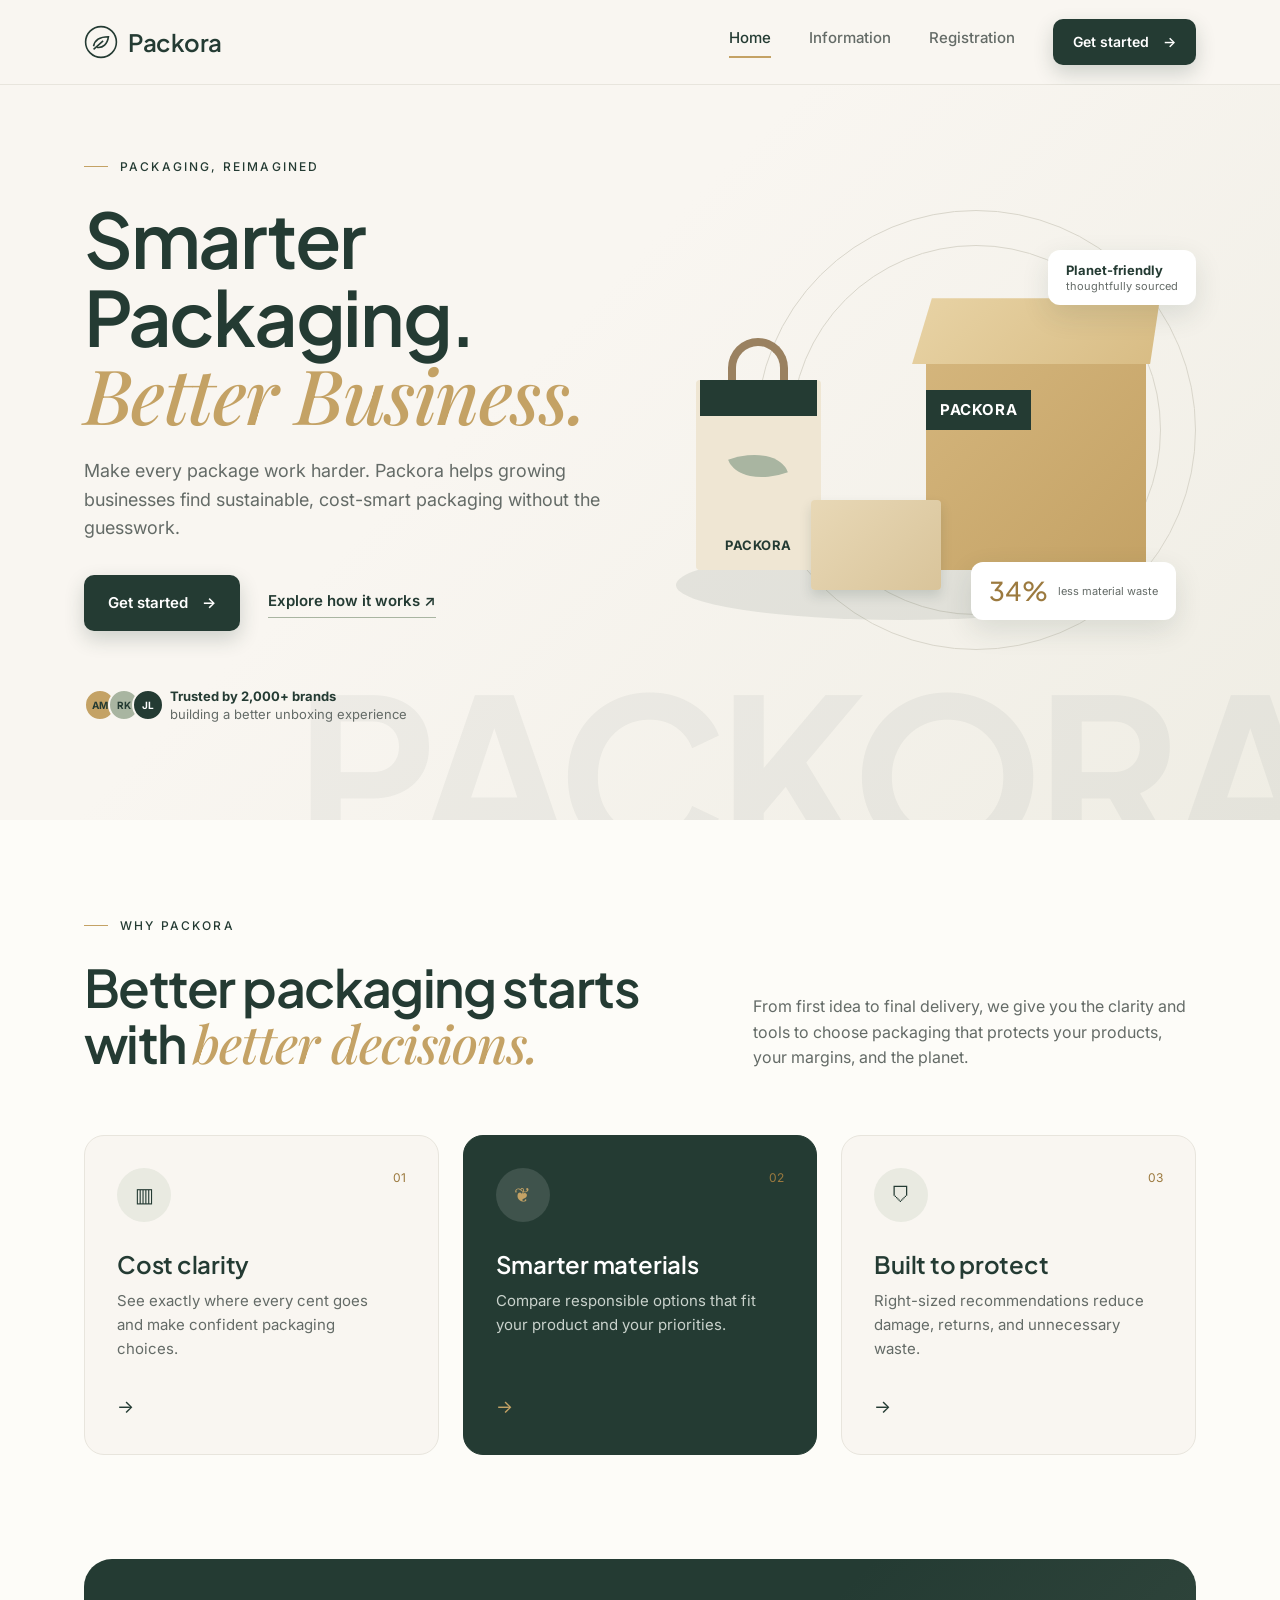
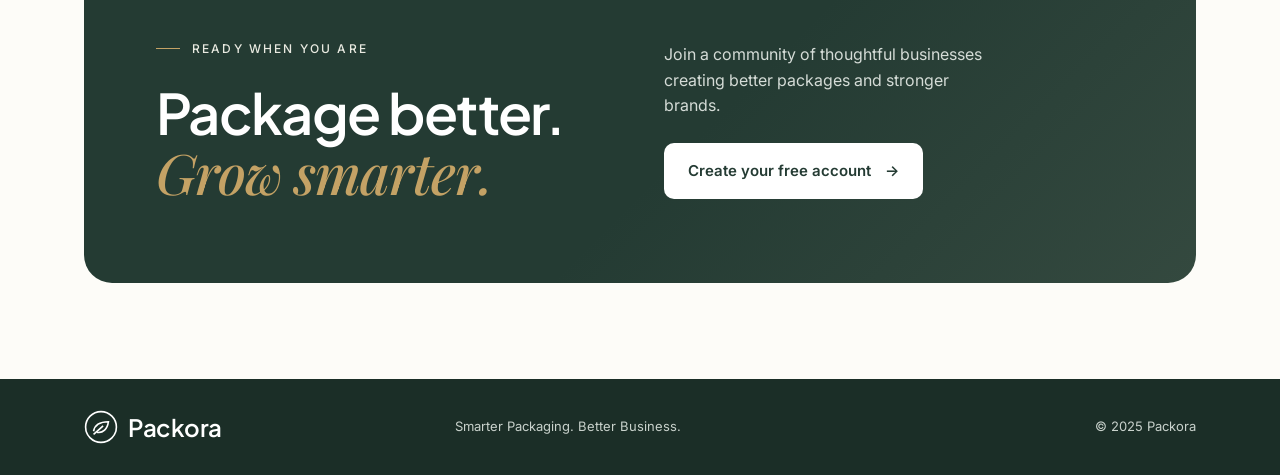
<file: index.html>
<!DOCTYPE html>
<html lang="en">
<head>
  <meta charset="UTF-8">
  <meta name="viewport" content="width=device-width, initial-scale=1.0">
  <title>Packora | Smarter Packaging. Better Business.</title>
  <link rel="preconnect" href="https://fonts.googleapis.com">
  <link rel="preconnect" href="https://fonts.gstatic.com" crossorigin>
  <link href="https://fonts.googleapis.com/css2?family=Inter:wght@400;500;600&family=Plus+Jakarta+Sans:wght@500;600;700&family=Playfair+Display:ital,wght@1,500&display=swap" rel="stylesheet">
  <link rel="stylesheet" href="home.css">
</head>
<body>

  <!-- HEADER -->
  <header class="site-header">
    <div class="container header-inner">
      <a class="logo" href="index.html">
        <svg viewBox="0 0 32 32" width="34" height="34" fill="none" stroke="currentColor" stroke-width="1.5" aria-hidden="true"><circle cx="16" cy="16" r="14.5"/><path d="M9 20c1-6 6-9 14-9-1 7-5 11-11 10"/><path d="M9 23l9-8"/></svg>
        Packora
      </a>
      <nav class="main-nav">
        <a href="index.html" class="active">Home</a>
        <a href="information.html">Information</a>
        <a href="registration.html">Registration</a>
        <a href="registration.html" class="btn btn-small">Get started <span aria-hidden="true">→</span></a>
      </nav>
    </div>
  </header>

  <main>

    <!-- HERO -->
    <section class="hero">
      <div class="container hero-grid">
        <div class="hero-text">
          <p class="eyebrow">Packaging, reimagined</p>
          <h1>Smarter Packaging. <span class="gold-italic">Better Business.</span></h1>
          <p class="lead">Make every package work harder. Packora helps growing businesses find sustainable, cost-smart packaging without the guesswork.</p>
          <div class="hero-actions">
            <a href="registration.html" class="btn">Get started <span aria-hidden="true">→</span></a>
            <a href="information.html" class="text-link">Explore how it works ↗</a>
          </div>
          <div class="trusted">
            <span class="avatars" aria-hidden="true"><i>AM</i><i>RK</i><i>JL</i></span>
            <p><strong>Trusted by 2,000+ brands</strong><br>building a better unboxing experience</p>
          </div>
        </div>

        <!-- Illustration drawn with CSS -->
        <div class="hero-art" aria-hidden="true">
          <span class="ring ring-1"></span>
          <span class="ring ring-2"></span>
          <span class="floor"></span>
          <div class="bag">
            <span class="bag-handle"></span>
            <span class="bag-band"></span>
            <span class="bag-leaf"></span>
            <span class="bag-text">PACKORA</span>
          </div>
          <div class="big-box"><span class="big-box-label">PACKORA</span></div>
          <div class="small-box"></div>
          <div class="float-card float-top"><strong>Planet-friendly</strong><span>thoughtfully sourced</span></div>
          <div class="float-card float-bottom"><b>34%</b><span>less material waste</span></div>
        </div>
      </div>
      <span class="watermark" aria-hidden="true">PACKORA</span>
    </section>

    <!-- WHY PACKORA -->
    <section class="why container">
      <div class="why-head">
        <div>
          <p class="eyebrow">Why Packora</p>
          <h2>Better packaging starts with <span class="gold-italic">better decisions.</span></h2>
        </div>
        <p class="why-intro">From first idea to final delivery, we give you the clarity and tools to choose packaging that protects your products, your margins, and the planet.</p>
      </div>

      <div class="cards">
        <article class="card">
          <span class="card-num">01</span>
          <span class="card-icon">▥</span>
          <h3>Cost clarity</h3>
          <p>See exactly where every cent goes and make confident packaging choices.</p>
          <span class="card-arrow">→</span>
        </article>
        <article class="card card-dark">
          <span class="card-num">02</span>
          <span class="card-icon">❦</span>
          <h3>Smarter materials</h3>
          <p>Compare responsible options that fit your product and your priorities.</p>
          <span class="card-arrow">→</span>
        </article>
        <article class="card">
          <span class="card-num">03</span>
          <span class="card-icon">⛉</span>
          <h3>Built to protect</h3>
          <p>Right-sized recommendations reduce damage, returns, and unnecessary waste.</p>
          <span class="card-arrow">→</span>
        </article>
      </div>
    </section>

    <!-- CALL TO ACTION -->
    <section class="container">
      <div class="cta">
        <div>
          <p class="eyebrow eyebrow-light">Ready when you are</p>
          <h2>Package better. <span class="gold-italic">Grow smarter.</span></h2>
        </div>
        <div class="cta-right">
          <p>Join a community of thoughtful businesses creating better packages and stronger brands.</p>
          <a href="registration.html" class="btn btn-light">Create your free account <span aria-hidden="true">→</span></a>
        </div>
      </div>
    </section>

  </main>

  <!-- FOOTER -->
  <footer class="site-footer">
    <div class="container footer-inner">
      <a class="logo" href="index.html">
        <svg viewBox="0 0 32 32" width="34" height="34" fill="none" stroke="currentColor" stroke-width="1.5" aria-hidden="true"><circle cx="16" cy="16" r="14.5"/><path d="M9 20c1-6 6-9 14-9-1 7-5 11-11 10"/><path d="M9 23l9-8"/></svg>
        Packora
      </a>
      <p>Smarter Packaging. Better Business.</p>
      <p>© 2025 Packora</p>
    </div>
  </footer>

</body>
</html>
</file>
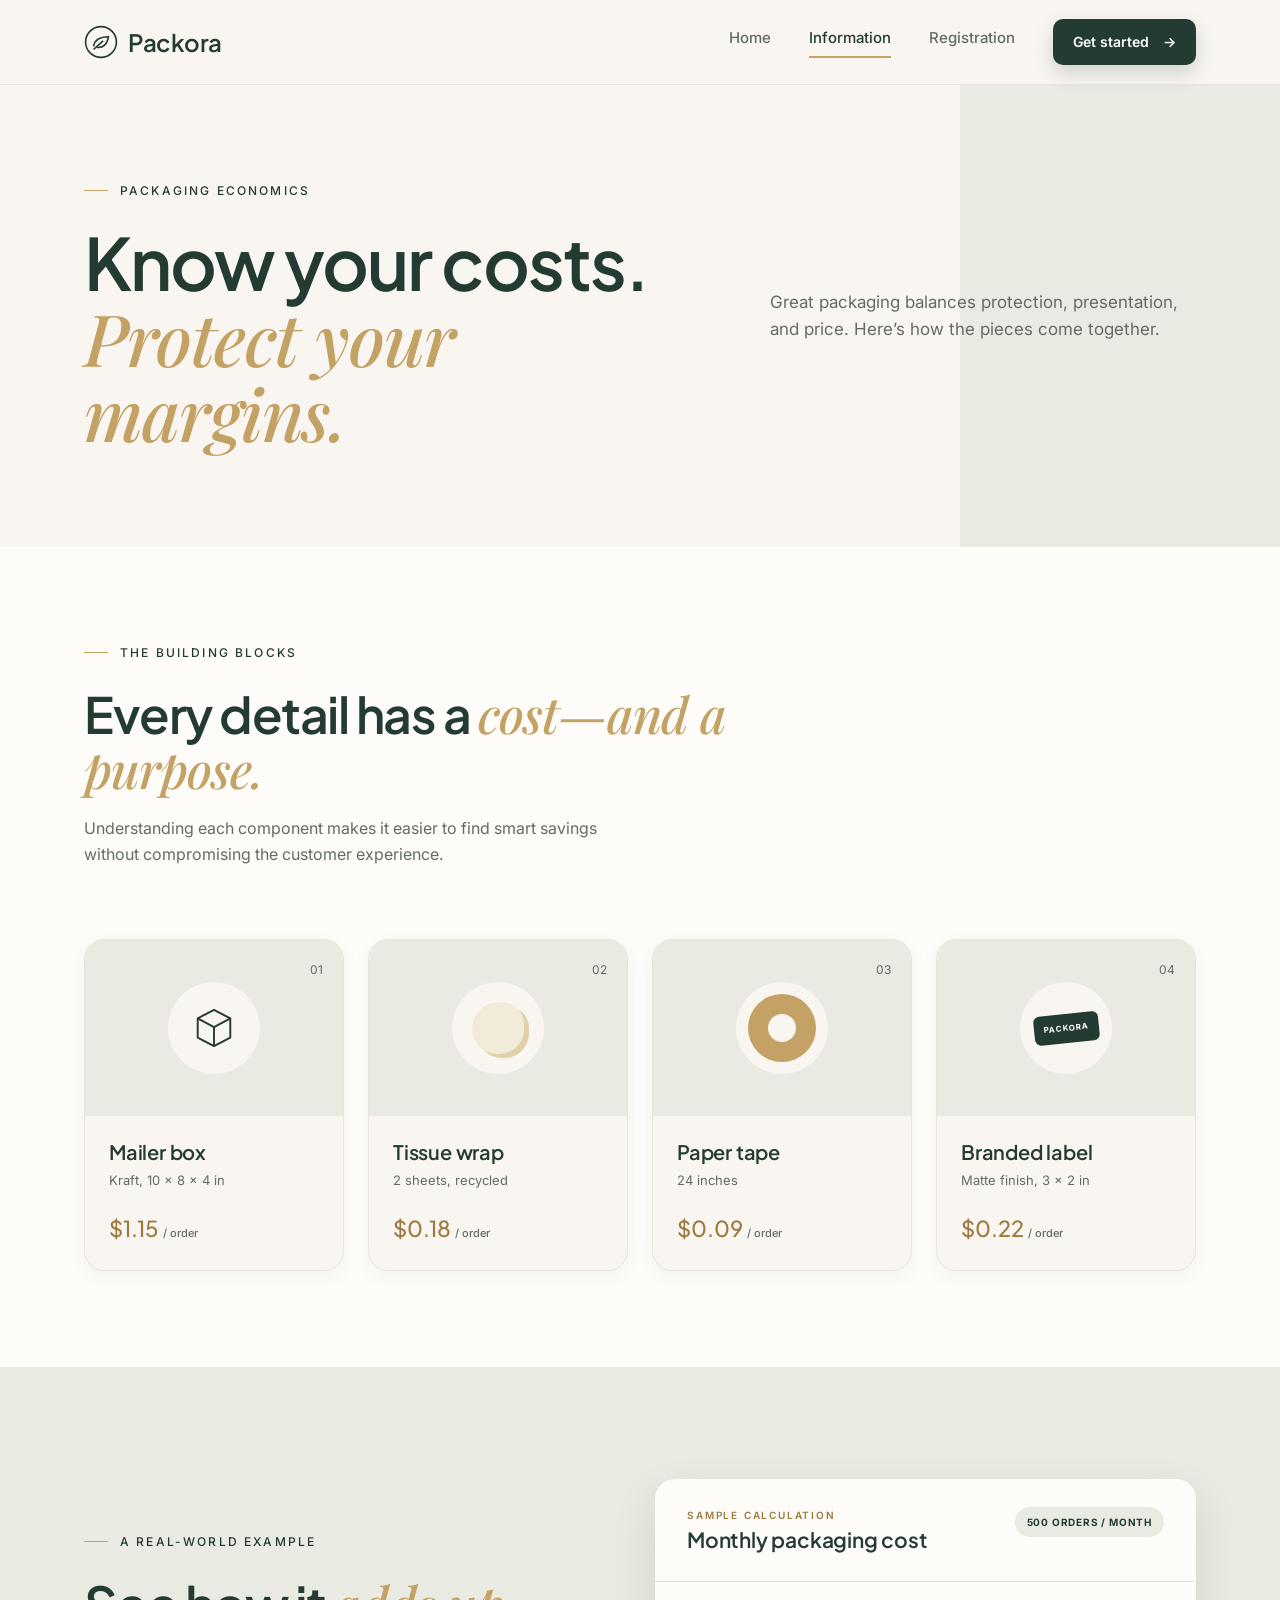
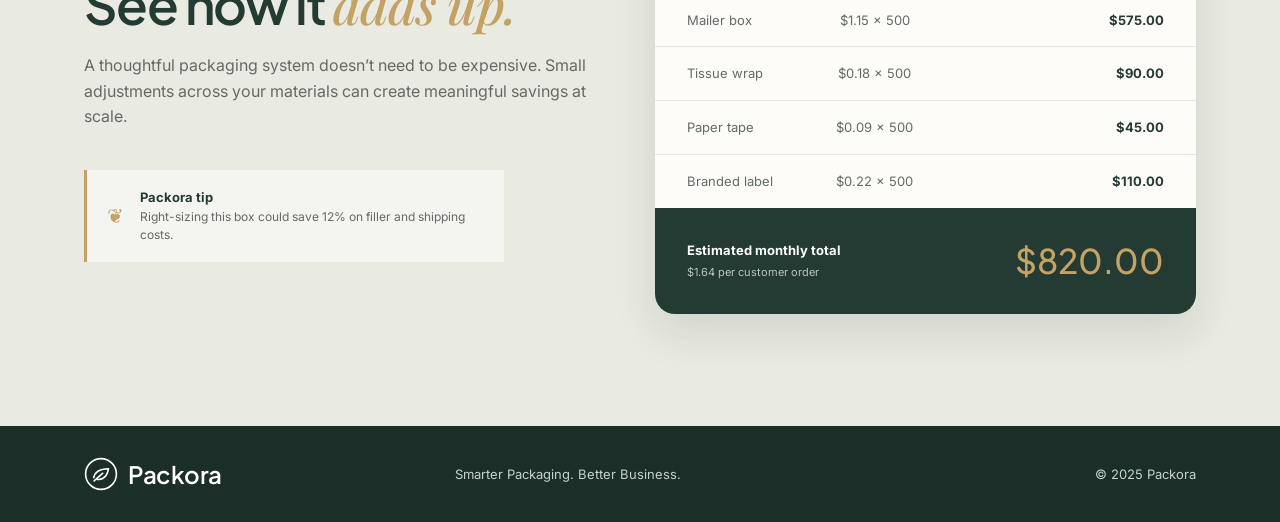
<file: information.html>
<!DOCTYPE html>
<html lang="en">
<head>
  <meta charset="UTF-8">
  <meta name="viewport" content="width=device-width, initial-scale=1.0">
  <title>Packora | Information</title>
  <link rel="preconnect" href="https://fonts.googleapis.com">
  <link rel="preconnect" href="https://fonts.gstatic.com" crossorigin>
  <link href="https://fonts.googleapis.com/css2?family=Inter:wght@400;500;600&family=Plus+Jakarta+Sans:wght@500;600;700&family=Playfair+Display:ital,wght@1,500&display=swap" rel="stylesheet">
  <link rel="stylesheet" href="information.css">
</head>
<body>

  <!-- HEADER -->
  <header class="site-header">
    <div class="container header-inner">
      <a class="logo" href="index.html">
        <svg viewBox="0 0 32 32" width="34" height="34" fill="none" stroke="currentColor" stroke-width="1.5" aria-hidden="true"><circle cx="16" cy="16" r="14.5"/><path d="M9 20c1-6 6-9 14-9-1 7-5 11-11 10"/><path d="M9 23l9-8"/></svg>
        Packora
      </a>
      <nav class="main-nav">
        <a href="index.html">Home</a>
        <a href="information.html" class="active">Information</a>
        <a href="registration.html">Registration</a>
        <a href="registration.html" class="btn btn-small">Get started <span aria-hidden="true">→</span></a>
      </nav>
    </div>
  </header>

  <main>

    <!-- HERO -->
    <section class="info-hero">
      <div class="container info-hero-grid">
        <div>
          <p class="eyebrow">Packaging economics</p>
          <h1>Know your costs. <span class="gold-italic">Protect your margins.</span></h1>
        </div>
        <p class="hero-note">Great packaging balances protection, presentation, and price. Here’s how the pieces come together.</p>
      </div>
    </section>

    <!-- BUILDING BLOCKS -->
    <section class="blocks container">
      <p class="eyebrow">The building blocks</p>
      <h2>Every detail has a <span class="gold-italic">cost—and a purpose.</span></h2>
      <p class="section-sub">Understanding each component makes it easier to find smart savings without compromising the customer experience.</p>

      <div class="block-grid">

        <article class="block">
          <div class="block-top">
            <span class="block-num">01</span>
            <span class="block-circle">
              <svg viewBox="0 0 48 48" width="46" height="46" fill="none" stroke="#243B33" stroke-width="2" stroke-linejoin="round" aria-hidden="true"><path d="M24 5l17 9v20l-17 9-17-9V14z"/><path d="M7 14l17 9 17-9M24 23v20"/></svg>
            </span>
          </div>
          <div class="block-body">
            <h3>Mailer box</h3>
            <p class="spec">Kraft, 10 × 8 × 4 in</p>
            <p class="price">$1.15 <small>/ order</small></p>
          </div>
        </article>

        <article class="block">
          <div class="block-top">
            <span class="block-num">02</span>
            <span class="block-circle"><span class="tissue"></span></span>
          </div>
          <div class="block-body">
            <h3>Tissue wrap</h3>
            <p class="spec">2 sheets, recycled</p>
            <p class="price">$0.18 <small>/ order</small></p>
          </div>
        </article>

        <article class="block">
          <div class="block-top">
            <span class="block-num">03</span>
            <span class="block-circle"><span class="tape"></span></span>
          </div>
          <div class="block-body">
            <h3>Paper tape</h3>
            <p class="spec">24 inches</p>
            <p class="price">$0.09 <small>/ order</small></p>
          </div>
        </article>

        <article class="block">
          <div class="block-top">
            <span class="block-num">04</span>
            <span class="block-circle"><span class="label-chip">PACKORA</span></span>
          </div>
          <div class="block-body">
            <h3>Branded label</h3>
            <p class="spec">Matte finish, 3 × 2 in</p>
            <p class="price">$0.22 <small>/ order</small></p>
          </div>
        </article>

      </div>
    </section>

    <!-- REAL-WORLD EXAMPLE -->
    <section class="example">
      <div class="container example-grid">

        <div class="example-text">
          <p class="eyebrow">A real-world example</p>
          <h2>See how it <span class="gold-italic">adds up.</span></h2>
          <p class="section-sub">A thoughtful packaging system doesn’t need to be expensive. Small adjustments across your materials can create meaningful savings at scale.</p>
          <aside class="tip">
            <span class="tip-icon">❦</span>
            <p><strong>Packora tip</strong><br>Right-sizing this box could save 12% on filler and shipping costs.</p>
          </aside>
        </div>

        <div class="calc">
          <div class="calc-head">
            <div>
              <p class="calc-label">Sample calculation</p>
              <h3>Monthly packaging cost</h3>
            </div>
            <span class="pill">500 orders / month</span>
          </div>

          <table>
            <caption class="sr-only">Monthly packaging cost for 500 orders</caption>
            <thead class="sr-only">
              <tr><th>Item</th><th>Unit cost × orders</th><th>Total</th></tr>
            </thead>
            <tbody>
              <tr><td>Mailer box</td><td>$1.15 × 500</td><td>$575.00</td></tr>
              <tr><td>Tissue wrap</td><td>$0.18 × 500</td><td>$90.00</td></tr>
              <tr><td>Paper tape</td><td>$0.09 × 500</td><td>$45.00</td></tr>
              <tr><td>Branded label</td><td>$0.22 × 500</td><td>$110.00</td></tr>
            </tbody>
            <tfoot>
              <tr>
                <td colspan="2"><strong>Estimated monthly total</strong><br><small>$1.64 per customer order</small></td>
                <td class="grand-total">$820.00</td>
              </tr>
            </tfoot>
          </table>
        </div>

      </div>
    </section>

  </main>

  <!-- FOOTER -->
  <footer class="site-footer">
    <div class="container footer-inner">
      <a class="logo" href="index.html">
        <svg viewBox="0 0 32 32" width="34" height="34" fill="none" stroke="currentColor" stroke-width="1.5" aria-hidden="true"><circle cx="16" cy="16" r="14.5"/><path d="M9 20c1-6 6-9 14-9-1 7-5 11-11 10"/><path d="M9 23l9-8"/></svg>
        Packora
      </a>
      <p>Smarter Packaging. Better Business.</p>
      <p>© 2025 Packora</p>
    </div>
  </footer>

</body>
</html>
</file>
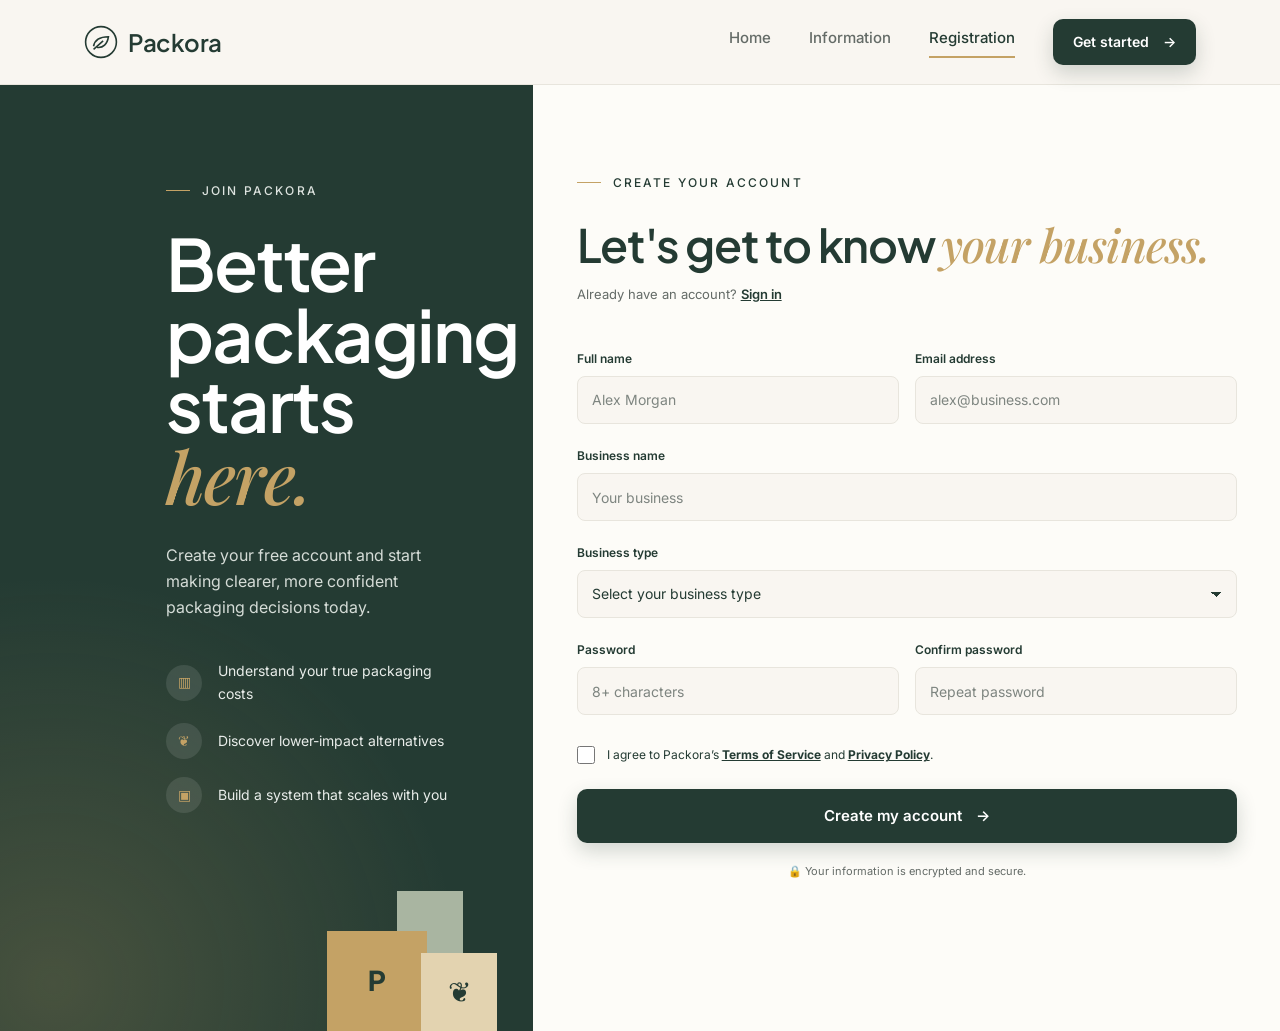
<file: registration.html>
<!DOCTYPE html>
<html lang="en">
<head>
  <meta charset="UTF-8">
  <meta name="viewport" content="width=device-width, initial-scale=1.0">
  <title>Packora | Registration</title>
  <link rel="preconnect" href="https://fonts.googleapis.com">
  <link rel="preconnect" href="https://fonts.gstatic.com" crossorigin>
  <link href="https://fonts.googleapis.com/css2?family=Inter:wght@400;500;600&family=Plus+Jakarta+Sans:wght@500;600;700&family=Playfair+Display:ital,wght@1,500&display=swap" rel="stylesheet">
  <link rel="stylesheet" href="registration.css">
</head>
<body>

  <!-- HEADER -->
  <header class="site-header">
    <div class="container header-inner">
      <a class="logo" href="index.html">
        <svg viewBox="0 0 32 32" width="34" height="34" fill="none" stroke="currentColor" stroke-width="1.5" aria-hidden="true"><circle cx="16" cy="16" r="14.5"/><path d="M9 20c1-6 6-9 14-9-1 7-5 11-11 10"/><path d="M9 23l9-8"/></svg>
        Packora
      </a>
      <nav class="main-nav">
        <a href="index.html">Home</a>
        <a href="information.html">Information</a>
        <a href="registration.html" class="active">Registration</a>
        <a href="registration.html" class="btn btn-small">Get started <span aria-hidden="true">→</span></a>
      </nav>
    </div>
  </header>

  <main class="split">

    <!-- LEFT: DARK PANEL -->
    <section class="panel">
      <div class="panel-inner">
        <p class="eyebrow eyebrow-light">Join Packora</p>
        <h1>Better packaging starts <span class="gold-italic">here.</span></h1>
        <p class="panel-lead">Create your free account and start making clearer, more confident packaging decisions today.</p>

        <ul class="perks">
          <li><span class="perk-icon">▥</span> Understand your true packaging costs</li>
          <li><span class="perk-icon">❦</span> Discover lower-impact alternatives</li>
          <li><span class="perk-icon">▣</span> Build a system that scales with you</li>
        </ul>
      </div>

      <!-- stacked boxes drawn with CSS -->
      <div class="stack" aria-hidden="true">
        <span class="stack-sage"></span>
        <span class="stack-tan">P</span>
        <span class="stack-light">❦</span>
      </div>
    </section>

    <!-- RIGHT: FORM -->
    <section class="form-side">
      <div class="form-inner">
        <p class="eyebrow">Create your account</p>
        <h2>Let's get to know <span class="gold-italic">your business.</span></h2>
        <p class="signin">Already have an account? <a href="#">Sign in</a></p>

        <form action="#" method="post">

          <div class="row">
            <div class="field">
              <label for="full-name">Full name</label>
              <input type="text" id="full-name" name="full-name" placeholder="Alex Morgan" required>
            </div>
            <div class="field">
              <label for="email">Email address</label>
              <input type="email" id="email" name="email" placeholder="alex@business.com" required>
            </div>
          </div>

          <div class="field">
            <label for="business-name">Business name</label>
            <input type="text" id="business-name" name="business-name" placeholder="Your business" required>
          </div>

          <div class="field">
            <label for="business-type">Business type</label>
            <select id="business-type" name="business-type" required>
              <option value="" selected disabled>Select your business type</option>
              <option value="online-store">Online store</option>
              <option value="retail">Retail shop</option>
              <option value="food">Food and beverage</option>
              <option value="subscription">Subscription box</option>
              <option value="manufacturer">Manufacturer</option>
              <option value="other">Other</option>
            </select>
          </div>

          <div class="row">
            <div class="field">
              <label for="password">Password</label>
              <input type="password" id="password" name="password" placeholder="8+ characters" minlength="8" required>
            </div>
            <div class="field">
              <label for="confirm-password">Confirm password</label>
              <input type="password" id="confirm-password" name="confirm-password" placeholder="Repeat password" minlength="8" required>
            </div>
          </div>

          <label class="terms">
            <input type="checkbox" name="terms" required>
            <span>I agree to Packora’s <a href="#">Terms of Service</a> and <a href="#">Privacy Policy</a>.</span>
          </label>

          <button type="submit" class="submit">Create my account <span aria-hidden="true">→</span></button>

          <p class="secure">🔒 Your information is encrypted and secure.</p>

        </form>
      </div>
    </section>

  </main>

</body>
</html>
</file>
<file: home.css>
/* ===== Packora - Home page ===== */

:root {
  --green: #243B33;
  --green-dark: #1B2E27;
  --gold: #C4A265;
  --gold-dark: #9C7A3F;
  --cream: #F9F6F1;
  --paper: #FDFCF8;
  --sage: #E9EAE1;
  --sage-mid: #A9B5A1;
  --muted: #646B67;
  --line: #E8E5DD;
}

* { box-sizing: border-box; }

body {
  margin: 0;
  background-color: var(--paper);
  color: var(--green);
  font-family: "Inter", sans-serif;
  font-size: 16px;
  line-height: 1.6;
}

a { color: inherit; }

h1, h2, h3 {
  font-family: "Plus Jakarta Sans", sans-serif;
  font-weight: 600;
  letter-spacing: -0.03em;
  line-height: 1.02;
  margin: 0 0 20px;
}
h1 { font-size: 76px; }
h2 { font-size: 52px; line-height: 1.08; }
h3 { font-size: 24px; letter-spacing: -0.01em; line-height: 1.2; margin-bottom: 10px; }

.gold-italic {
  display: block;
  font-family: "Playfair Display", serif;
  font-style: italic;
  font-weight: 500;
  color: var(--gold);
  letter-spacing: -0.02em;
}
h2 .gold-italic { display: inline; }

.container { max-width: 1160px; margin: 0 auto; padding: 0 24px; }

.eyebrow {
  display: flex;
  align-items: center;
  gap: 12px;
  margin: 0 0 24px;
  font-size: 12px;
  font-weight: 500;
  letter-spacing: 0.18em;
  text-transform: uppercase;
}
.eyebrow::before { content: ""; width: 24px; height: 1px; background-color: var(--gold); }
.eyebrow-light { color: #E9EAE1; }

.lead { color: var(--muted); font-size: 18px; max-width: 520px; margin: 24px 0 32px; }

/* ----- Buttons & links ----- */
.btn {
  display: inline-flex;
  align-items: center;
  gap: 14px;
  background-color: var(--green);
  color: #fff;
  padding: 16px 24px;
  border-radius: 10px;
  text-decoration: none;
  font-weight: 600;
  font-size: 15px;
  box-shadow: 0 8px 20px rgba(36, 59, 51, 0.2);
  transition: transform 0.2s, background-color 0.2s;
}
.btn:hover { background-color: var(--green-dark); transform: translateY(-2px); }
.btn-small { padding: 12px 20px; font-size: 14px; }
.btn-light { background-color: #fff; color: var(--green); box-shadow: none; }
.btn-light:hover { background-color: var(--cream); }

.text-link {
  font-weight: 600;
  font-size: 15px;
  text-decoration: none;
  border-bottom: 1px solid var(--sage-mid);
  padding-bottom: 4px;
}
.text-link:hover { border-bottom-color: var(--gold); }

a:focus-visible { outline: 3px solid var(--gold); outline-offset: 3px; }

/* ----- Header ----- */
.site-header { background-color: var(--cream); border-bottom: 1px solid var(--line); }
.header-inner {
  display: flex;
  justify-content: space-between;
  align-items: center;
  height: 84px;
}
.logo {
  display: inline-flex;
  align-items: center;
  gap: 10px;
  font-family: "Plus Jakarta Sans", sans-serif;
  font-weight: 600;
  font-size: 24px;
  letter-spacing: -0.02em;
  text-decoration: none;
}
.main-nav { display: flex; align-items: center; gap: 38px; }
.main-nav a:not(.btn) {
  font-size: 15px;
  font-weight: 500;
  text-decoration: none;
  padding-bottom: 6px;
  border-bottom: 2px solid transparent;
  color: var(--muted);
}
.main-nav a:not(.btn):hover { color: var(--green); }
.main-nav a.active { color: var(--green); border-bottom-color: var(--gold); }

/* ----- Hero ----- */
.hero {
  position: relative;
  overflow: hidden;
  padding: 72px 0 96px;
  background: linear-gradient(135deg, var(--cream) 40%, #EFEDE4 100%);
}
.hero-grid {
  position: relative;
  z-index: 1;
  display: grid;
  grid-template-columns: 1.05fr 1fr;
  gap: 32px;
  align-items: center;
}
.hero-actions { display: flex; flex-wrap: wrap; align-items: center; gap: 28px; }
.trusted { display: flex; align-items: center; gap: 14px; margin-top: 56px; }
.trusted p { margin: 0; font-size: 13px; color: var(--muted); line-height: 1.4; }
.trusted strong { color: var(--green); }
.avatars { display: flex; }
.avatars i {
  display: grid;
  place-items: center;
  width: 32px;
  height: 32px;
  margin-right: -8px;
  border-radius: 50%;
  border: 2px solid var(--cream);
  font-size: 10px;
  font-style: normal;
  font-weight: 700;
}
.avatars i:nth-child(1) { background-color: var(--gold); }
.avatars i:nth-child(2) { background-color: var(--sage-mid); }
.avatars i:nth-child(3) { background-color: var(--green); color: #fff; }

.watermark {
  position: absolute;
  right: -40px;
  bottom: -60px;
  font-family: "Plus Jakarta Sans", sans-serif;
  font-weight: 700;
  font-size: 220px;
  line-height: 1;
  letter-spacing: -0.04em;
  color: rgba(36, 59, 51, 0.05);
  pointer-events: none;
}

/* ----- Hero illustration (pure CSS) ----- */
.hero-art { position: relative; width: 100%; max-width: 520px; height: 460px; margin-left: auto; }
.ring { position: absolute; border: 1px solid #D9D6CB; border-radius: 50%; }
.ring-1 { width: 440px; height: 440px; right: 0; top: 0; }
.ring-2 { width: 370px; height: 370px; right: 35px; top: 35px; }
.floor { position: absolute; left: 0; bottom: 50px; width: 450px; height: 70px; border-radius: 50%; background-color: rgba(36, 59, 51, 0.09); }

.big-box {
  position: absolute;
  left: 250px;
  top: 150px;
  width: 220px;
  height: 210px;
  background: linear-gradient(135deg, #D4B57C, #C4A265);
  border-radius: 4px;
}
.big-box::before {
  content: "";
  position: absolute;
  top: -62px;
  left: -14px;
  width: 248px;
  height: 66px;
  background: linear-gradient(135deg, #E8D3A5, #D8BC84);
  clip-path: polygon(8% 0, 100% 0, 96% 100%, 0 100%);
}
.big-box-label {
  position: absolute;
  top: 30px;
  left: 0;
  padding: 8px 14px;
  background-color: var(--green);
  color: #fff;
  font-size: 15px;
  font-weight: 700;
  letter-spacing: 0.04em;
}

.bag {
  position: absolute;
  left: 20px;
  top: 170px;
  width: 125px;
  height: 190px;
  background-color: #EFE6D3;
  border-radius: 4px;
}
.bag-handle {
  position: absolute;
  left: 32px;
  top: -42px;
  width: 60px;
  height: 50px;
  border: 8px solid #9A8160;
  border-bottom: none;
  border-radius: 30px 30px 0 0;
}
.bag-band { position: absolute; top: 0; left: 4px; right: 4px; height: 36px; background-color: var(--green); }
.bag-leaf { position: absolute; left: 36px; top: 70px; width: 52px; height: 32px; background-color: var(--sage-mid); border-radius: 0 100% 0 100%; transform: rotate(-20deg); }
.bag-text { position: absolute; left: 0; right: 0; bottom: 14px; text-align: center; font-size: 13px; font-weight: 700; letter-spacing: 0.04em; }

.small-box {
  position: absolute;
  left: 135px;
  top: 290px;
  width: 130px;
  height: 90px;
  background: linear-gradient(135deg, #E8D8B6, #D9C49A);
  border-radius: 4px;
  box-shadow: 0 6px 12px rgba(36, 59, 51, 0.15);
}

.float-card {
  position: absolute;
  display: flex;
  flex-direction: column;
  padding: 12px 18px;
  background-color: #fff;
  border-radius: 12px;
  box-shadow: 0 10px 28px rgba(36, 59, 51, 0.12);
  font-size: 11px;
  color: var(--muted);
  line-height: 1.3;
}
.float-card strong { color: var(--green); font-size: 13px; }
.float-top { right: 0; top: 40px; }
.float-bottom { right: 20px; bottom: 50px; flex-direction: row; align-items: center; gap: 10px; }
.float-bottom b { font-family: "Plus Jakarta Sans", sans-serif; font-size: 26px; font-weight: 500; color: var(--gold-dark); }

/* ----- Why Packora ----- */
.why { padding-top: 96px; padding-bottom: 80px; }
.why-head {
  display: grid;
  grid-template-columns: 1.4fr 1fr;
  gap: 48px;
  align-items: end;
  margin-bottom: 64px;
}
.why-head h2 { margin: 0; }
.why-intro { color: var(--muted); margin: 0; }

.cards { display: grid; grid-template-columns: repeat(3, 1fr); gap: 24px; }
.card {
  position: relative;
  display: flex;
  flex-direction: column;
  min-height: 300px;
  padding: 32px;
  background-color: var(--cream);
  border: 1px solid var(--line);
  border-radius: 20px;
}
.card p { color: var(--muted); font-size: 15px; margin: 0 0 32px; max-width: 280px; }
.card-num { position: absolute; top: 32px; right: 32px; font-size: 12px; color: var(--gold-dark); }
.card-icon {
  display: grid;
  place-items: center;
  width: 54px;
  height: 54px;
  margin-bottom: 28px;
  border-radius: 50%;
  background-color: var(--sage);
  font-size: 20px;
}
.card-arrow { margin-top: auto; font-size: 18px; }
.card-dark { background-color: var(--green); border-color: var(--green); color: #fff; }
.card-dark p { color: #C9D2CC; }
.card-dark .card-icon { background-color: rgba(255, 255, 255, 0.12); color: var(--gold); }
.card-dark .card-arrow { color: var(--gold); }

/* ----- Call to action ----- */
.cta {
  display: grid;
  grid-template-columns: 1fr 1fr;
  gap: 48px;
  align-items: center;
  margin: 24px 0 96px;
  padding: 80px 72px;
  border-radius: 28px;
  background: linear-gradient(135deg, var(--green) 55%, #34493F 100%);
  color: #fff;
}
.cta h2 { font-size: 56px; margin: 0; }
.cta-right p { color: #D5DCD7; max-width: 340px; margin: 0 0 24px; }

/* ----- Footer ----- */
.site-footer { background-color: var(--green-dark); color: #fff; }
.footer-inner {
  display: grid;
  grid-template-columns: 1fr 1fr 1fr;
  align-items: center;
  height: 96px;
  font-size: 13px;
}
.footer-inner p { margin: 0; color: #C9D2CC; }
.footer-inner p:last-child { text-align: right; }

/* ===== Tablet ===== */
@media (max-width: 960px) {
  h1 { font-size: 56px; }
  h2 { font-size: 38px; }
  .hero-grid, .why-head, .cta { grid-template-columns: 1fr; }
  .hero-art { margin: 24px auto 0; }
  .cards { grid-template-columns: 1fr; }
  .cta { padding: 48px 32px; }
  .cta h2 { font-size: 40px; }
  .watermark { font-size: 120px; }
}

/* ===== Mobile ===== */
@media (max-width: 600px) {
  .header-inner { height: auto; flex-direction: column; gap: 12px; padding-top: 16px; padding-bottom: 16px; }
  .main-nav { flex-wrap: wrap; justify-content: center; gap: 12px 20px; }
  h1 { font-size: 44px; }
  .hero-art { display: none; }
  .footer-inner { grid-template-columns: 1fr; height: auto; gap: 8px; padding-top: 24px; padding-bottom: 24px; text-align: center; }
  .footer-inner p:last-child { text-align: center; }
  .logo { justify-content: center; }
}
</file>
<file: information.css>
/* ===== Packora - Information page ===== */

:root {
  --green: #243B33;
  --green-dark: #1B2E27;
  --gold: #C4A265;
  --gold-dark: #9C7A3F;
  --cream: #F9F6F1;
  --paper: #FDFCF8;
  --sage: #E9EAE1;
  --sage-mid: #A9B5A1;
  --muted: #646B67;
  --line: #E8E5DD;
}

* { box-sizing: border-box; }

body {
  margin: 0;
  background-color: var(--paper);
  color: var(--green);
  font-family: "Inter", sans-serif;
  font-size: 16px;
  line-height: 1.6;
}

a { color: inherit; }

h1, h2, h3 {
  font-family: "Plus Jakarta Sans", sans-serif;
  font-weight: 600;
  letter-spacing: -0.03em;
  line-height: 1.05;
  margin: 0 0 20px;
}
h1 { font-size: 72px; }
h2 { font-size: 50px; line-height: 1.1; max-width: 700px; }
h3 { font-size: 20px; letter-spacing: -0.01em; line-height: 1.2; margin-bottom: 6px; }

.gold-italic {
  font-family: "Playfair Display", serif;
  font-style: italic;
  font-weight: 500;
  color: var(--gold);
  letter-spacing: -0.02em;
}
h1 .gold-italic { display: block; }

.container { max-width: 1160px; margin: 0 auto; padding: 0 24px; }

.eyebrow {
  display: flex;
  align-items: center;
  gap: 12px;
  margin: 0 0 24px;
  font-size: 12px;
  font-weight: 500;
  letter-spacing: 0.18em;
  text-transform: uppercase;
}
.eyebrow::before { content: ""; width: 24px; height: 1px; background-color: var(--gold); }

.section-sub { color: var(--muted); max-width: 560px; margin: 0; }

.sr-only {
  position: absolute;
  width: 1px;
  height: 1px;
  overflow: hidden;
  clip: rect(0 0 0 0);
  white-space: nowrap;
}

/* ----- Buttons ----- */
.btn {
  display: inline-flex;
  align-items: center;
  gap: 14px;
  background-color: var(--green);
  color: #fff;
  padding: 12px 20px;
  border-radius: 10px;
  text-decoration: none;
  font-weight: 600;
  font-size: 14px;
  box-shadow: 0 8px 20px rgba(36, 59, 51, 0.2);
  transition: transform 0.2s, background-color 0.2s;
}
.btn:hover { background-color: var(--green-dark); transform: translateY(-2px); }

a:focus-visible { outline: 3px solid var(--gold); outline-offset: 3px; }

/* ----- Header ----- */
.site-header { background-color: var(--cream); border-bottom: 1px solid var(--line); }
.header-inner {
  display: flex;
  justify-content: space-between;
  align-items: center;
  height: 84px;
}
.logo {
  display: inline-flex;
  align-items: center;
  gap: 10px;
  font-family: "Plus Jakarta Sans", sans-serif;
  font-weight: 600;
  font-size: 24px;
  letter-spacing: -0.02em;
  text-decoration: none;
}
.main-nav { display: flex; align-items: center; gap: 38px; }
.main-nav a:not(.btn) {
  font-size: 15px;
  font-weight: 500;
  text-decoration: none;
  padding-bottom: 6px;
  border-bottom: 2px solid transparent;
  color: var(--muted);
}
.main-nav a:not(.btn):hover { color: var(--green); }
.main-nav a.active { color: var(--green); border-bottom-color: var(--gold); }

/* ----- Hero (right quarter is a sage panel) ----- */
.info-hero {
  padding: 96px 0;
  background: linear-gradient(to right, var(--cream) 75%, var(--sage) 75%);
}
.info-hero-grid {
  display: grid;
  grid-template-columns: 1.5fr 1fr;
  gap: 48px;
  align-items: center;
}
.info-hero h1 { margin: 0; }
.hero-note { color: var(--muted); font-size: 17px; margin: 0; max-width: 440px; }

/* ----- Building blocks ----- */
.blocks { padding-top: 96px; padding-bottom: 96px; }
.blocks h2 { margin-bottom: 20px; }
.blocks .section-sub { margin-bottom: 72px; }

.block-grid { display: grid; grid-template-columns: repeat(4, 1fr); gap: 24px; }
.block {
  overflow: hidden;
  background-color: var(--cream);
  border: 1px solid var(--line);
  border-radius: 20px;
  box-shadow: 0 6px 18px rgba(36, 59, 51, 0.05);
  transition: transform 0.2s, box-shadow 0.2s;
}
.block:hover { transform: translateY(-4px); box-shadow: 0 14px 28px rgba(36, 59, 51, 0.1); }
.block-top {
  position: relative;
  display: grid;
  place-items: center;
  height: 176px;
  background-color: var(--sage);
}
.block-num { position: absolute; top: 20px; right: 20px; font-size: 12px; color: var(--muted); }
.block-circle {
  display: grid;
  place-items: center;
  width: 92px;
  height: 92px;
  border-radius: 50%;
  background-color: var(--cream);
}
.block-body { padding: 24px; }
.spec { margin: 0 0 20px; font-size: 13px; color: var(--muted); }
.price { margin: 0; font-family: "Plus Jakarta Sans", sans-serif; font-size: 22px; font-weight: 500; color: var(--gold-dark); }
.price small { font-family: "Inter", sans-serif; font-size: 11px; color: var(--muted); }

/* icons drawn with CSS */
.tissue {
  width: 52px;
  height: 52px;
  background-color: #F3EBD9;
  border-radius: 55% 45% 50% 50%;
  box-shadow: 5px 4px 0 #E0CFA8;
}
.tape {
  width: 68px;
  height: 68px;
  border-radius: 50%;
  background: radial-gradient(circle, var(--cream) 0 28%, var(--gold) 30%);
}
.label-chip {
  padding: 8px 10px;
  background-color: var(--green);
  color: #fff;
  border-radius: 6px;
  font-size: 8px;
  font-weight: 700;
  letter-spacing: 0.1em;
  transform: rotate(-6deg);
}

/* ----- Real-world example ----- */
.example { padding: 112px 0; background-color: var(--sage); }
.example-grid {
  display: grid;
  grid-template-columns: 1fr 1.05fr;
  gap: 56px;
  align-items: center;
}
.example h2 { font-size: 52px; }

.tip {
  display: flex;
  align-items: center;
  gap: 16px;
  max-width: 420px;
  margin-top: 40px;
  padding: 18px 20px;
  background-color: #F4F5F0;
  border-left: 3px solid var(--gold);
}
.tip-icon { color: var(--gold); font-size: 20px; }
.tip p { margin: 0; font-size: 12px; color: var(--muted); line-height: 1.5; }
.tip strong { color: var(--green); font-size: 13px; }

/* ----- Calculation card ----- */
.calc {
  overflow: hidden;
  background-color: var(--paper);
  border-radius: 20px;
  box-shadow: 0 18px 44px rgba(36, 59, 51, 0.12);
}
.calc-head {
  display: flex;
  justify-content: space-between;
  align-items: flex-start;
  gap: 16px;
  padding: 28px 32px;
  border-bottom: 1px solid var(--line);
}
.calc-label {
  margin: 0 0 4px;
  font-size: 10px;
  font-weight: 600;
  letter-spacing: 0.18em;
  text-transform: uppercase;
  color: var(--gold-dark);
}
.calc-head h3 { margin: 0; font-size: 21px; }
.pill {
  flex-shrink: 0;
  padding: 7px 12px;
  border-radius: 999px;
  background-color: var(--sage);
  font-size: 10px;
  font-weight: 700;
  letter-spacing: 0.08em;
  text-transform: uppercase;
}

table { width: 100%; border-collapse: collapse; }
tbody td {
  padding: 16px 0;
  border-bottom: 1px solid var(--line);
  font-size: 13px;
  color: var(--muted);
}
tbody tr:last-child td { border-bottom: none; }
tbody td:first-child { padding-left: 32px; }
tbody td:nth-child(2) { text-align: center; }
tbody td:last-child { padding-right: 32px; text-align: right; font-weight: 700; color: var(--green); }
tbody { display: table-row-group; }
tbody::before { content: ""; display: block; height: 12px; }

tfoot td { padding: 26px 32px; background-color: var(--green); color: #fff; font-size: 13px; }
tfoot small { color: #B9C4BD; font-size: 11px; }
.grand-total {
  text-align: right;
  font-family: "Plus Jakarta Sans", sans-serif;
  font-size: 34px;
  font-weight: 500;
  color: var(--gold);
}

/* ----- Footer ----- */
.site-footer { background-color: var(--green-dark); color: #fff; }
.footer-inner {
  display: grid;
  grid-template-columns: 1fr 1fr 1fr;
  align-items: center;
  height: 96px;
  font-size: 13px;
}
.footer-inner p { margin: 0; color: #C9D2CC; }
.footer-inner p:last-child { text-align: right; }

/* ===== Tablet ===== */
@media (max-width: 960px) {
  h1 { font-size: 52px; }
  h2, .example h2 { font-size: 36px; }
  .info-hero { background: var(--cream); padding: 64px 0; }
  .info-hero-grid, .example-grid { grid-template-columns: 1fr; }
  .block-grid { grid-template-columns: 1fr 1fr; }
}

/* ===== Mobile ===== */
@media (max-width: 600px) {
  .header-inner { height: auto; flex-direction: column; gap: 12px; padding-top: 16px; padding-bottom: 16px; }
  .main-nav { flex-wrap: wrap; justify-content: center; gap: 12px 20px; }
  h1 { font-size: 40px; }
  .block-grid { grid-template-columns: 1fr; }
  .calc-head { flex-direction: column; padding: 24px 20px; }
  tbody td:first-child, tfoot td { padding-left: 20px; }
  tbody td:last-child, tfoot td:last-child { padding-right: 20px; }
  .footer-inner { grid-template-columns: 1fr; height: auto; gap: 8px; padding-top: 24px; padding-bottom: 24px; text-align: center; }
  .footer-inner p:last-child { text-align: center; }
  .logo { justify-content: center; }
}
</file>
<file: registration.css>
/* ===== Packora - Registration page ===== */

:root {
  --green: #243B33;
  --green-dark: #1B2E27;
  --gold: #C4A265;
  --gold-dark: #9C7A3F;
  --cream: #F9F6F1;
  --paper: #FDFCF8;
  --sage: #E9EAE1;
  --sage-mid: #A9B5A1;
  --muted: #646B67;
  --line: #E8E5DD;
}

* { box-sizing: border-box; }

body {
  margin: 0;
  background-color: var(--paper);
  color: var(--green);
  font-family: "Inter", sans-serif;
  font-size: 16px;
  line-height: 1.6;
}

a { color: inherit; }

h1, h2 {
  font-family: "Plus Jakarta Sans", sans-serif;
  font-weight: 600;
  letter-spacing: -0.03em;
  margin: 0 0 16px;
}
h1 { font-size: 72px; line-height: 0.98; }
h2 { font-size: 46px; line-height: 1.08; }

.gold-italic {
  font-family: "Playfair Display", serif;
  font-style: italic;
  font-weight: 500;
  color: var(--gold);
  letter-spacing: -0.02em;
}

.container { max-width: 1160px; margin: 0 auto; padding: 0 24px; }

.eyebrow {
  display: flex;
  align-items: center;
  gap: 12px;
  margin: 0 0 28px;
  font-size: 12px;
  font-weight: 500;
  letter-spacing: 0.18em;
  text-transform: uppercase;
}
.eyebrow::before { content: ""; width: 24px; height: 1px; background-color: var(--gold); }
.eyebrow-light { color: #DDE3DF; }

/* ----- Buttons ----- */
.btn {
  display: inline-flex;
  align-items: center;
  gap: 14px;
  background-color: var(--green);
  color: #fff;
  padding: 12px 20px;
  border-radius: 10px;
  text-decoration: none;
  font-weight: 600;
  font-size: 14px;
  box-shadow: 0 8px 20px rgba(36, 59, 51, 0.2);
  transition: transform 0.2s, background-color 0.2s;
}
.btn:hover { background-color: var(--green-dark); transform: translateY(-2px); }

a:focus-visible, button:focus-visible { outline: 3px solid var(--gold); outline-offset: 3px; }

/* ----- Header ----- */
.site-header { background-color: var(--cream); border-bottom: 1px solid var(--line); }
.header-inner {
  display: flex;
  justify-content: space-between;
  align-items: center;
  height: 84px;
}
.logo {
  display: inline-flex;
  align-items: center;
  gap: 10px;
  font-family: "Plus Jakarta Sans", sans-serif;
  font-weight: 600;
  font-size: 24px;
  letter-spacing: -0.02em;
  text-decoration: none;
}
.main-nav { display: flex; align-items: center; gap: 38px; }
.main-nav a:not(.btn) {
  font-size: 15px;
  font-weight: 500;
  text-decoration: none;
  padding-bottom: 6px;
  border-bottom: 2px solid transparent;
  color: var(--muted);
}
.main-nav a:not(.btn):hover { color: var(--green); }
.main-nav a.active { color: var(--green); border-bottom-color: var(--gold); }

/* ----- Split layout ----- */
.split {
  display: grid;
  grid-template-columns: 5fr 7fr;
  min-height: calc(100vh - 85px);
}

/* ----- Left dark panel ----- */
.panel {
  position: relative;
  overflow: hidden;
  background:
    radial-gradient(circle at 10% 95%, rgba(196, 162, 101, 0.22), transparent 40%),
    var(--green);
  color: #fff;
}
.panel-inner { padding: 96px 64px 200px 166px; max-width: 720px; margin-left: auto; }
.panel h1 { color: #fff; }
.panel-lead { max-width: 340px; margin: 32px 0 40px; color: #D5DCD7; }

.perks { list-style: none; margin: 0; padding: 0; }
.perks li { display: flex; align-items: center; gap: 16px; margin-bottom: 18px; font-size: 14px; color: #E9EDEA; }
.perk-icon {
  display: grid;
  place-items: center;
  flex-shrink: 0;
  width: 36px;
  height: 36px;
  border-radius: 50%;
  background-color: rgba(255, 255, 255, 0.1);
  color: var(--gold);
  font-size: 14px;
}

/* stacked boxes drawn with CSS */
.stack { position: absolute; right: 36px; bottom: 0; width: 170px; height: 140px; }
.stack span { position: absolute; display: grid; place-items: center; }
.stack-sage { left: 70px; top: 0; width: 66px; height: 66px; background-color: var(--sage-mid); }
.stack-tan { left: 0; top: 40px; width: 100px; height: 100px; background-color: var(--gold); color: var(--green); font-size: 28px; font-weight: 700; }
.stack-light { left: 94px; top: 62px; width: 76px; height: 78px; background-color: #E3D3B0; color: var(--green); font-size: 28px; }

/* ----- Right form side ----- */
.form-side { padding: 88px 24px; }
.form-inner { max-width: 660px; margin: 0 auto; }
.form-side h2 { margin-bottom: 14px; }
.signin { margin: 0 0 44px; font-size: 13px; color: var(--muted); }
.signin a { color: var(--green); font-weight: 600; }

.row { display: grid; grid-template-columns: 1fr 1fr; gap: 16px; }
.field { margin-bottom: 22px; }

label { display: block; margin-bottom: 8px; font-size: 12px; font-weight: 600; }

input[type="text"],
input[type="email"],
input[type="password"],
select {
  width: 100%;
  height: 48px;
  padding: 0 14px;
  background-color: var(--cream);
  border: 1px solid var(--line);
  border-radius: 8px;
  font-family: inherit;
  font-size: 14px;
  color: var(--green);
  transition: border-color 0.2s, box-shadow 0.2s;
}
input::placeholder { color: #7E8580; }
select { appearance: none; cursor: pointer; background-image: linear-gradient(45deg, transparent 50%, var(--green) 50%), linear-gradient(135deg, var(--green) 50%, transparent 50%); background-position: calc(100% - 20px) 21px, calc(100% - 15px) 21px; background-size: 5px 5px; background-repeat: no-repeat; }

input:focus, select:focus {
  outline: none;
  border-color: var(--green);
  box-shadow: 0 0 0 3px rgba(196, 162, 101, 0.35);
}
input:not(:placeholder-shown):invalid { border-color: #B54A3A; }

.terms {
  display: flex;
  align-items: center;
  gap: 12px;
  margin: 8px 0 24px;
  font-size: 12px;
  font-weight: 400;
  cursor: pointer;
}
.terms input { width: 18px; height: 18px; margin: 0; accent-color: var(--green); }
.terms a { font-weight: 700; }

.submit {
  display: flex;
  justify-content: center;
  align-items: center;
  gap: 14px;
  width: 100%;
  height: 54px;
  background-color: var(--green);
  color: #fff;
  border: none;
  border-radius: 10px;
  box-shadow: 0 8px 20px rgba(36, 59, 51, 0.2);
  font-family: inherit;
  font-size: 15px;
  font-weight: 600;
  cursor: pointer;
  transition: background-color 0.2s, transform 0.2s;
}
.submit:hover { background-color: var(--green-dark); transform: translateY(-2px); }

.secure { margin: 20px 0 0; text-align: center; font-size: 11px; color: var(--muted); }

/* ===== Tablet ===== */
@media (max-width: 960px) {
  .split { grid-template-columns: 1fr; }
  .panel-inner { padding: 64px 32px 180px; margin: 0; max-width: none; }
  h1 { font-size: 52px; }
  h2 { font-size: 36px; }
  .form-side { padding: 56px 24px; }
}

/* ===== Mobile ===== */
@media (max-width: 600px) {
  .header-inner { height: auto; flex-direction: column; gap: 12px; padding-top: 16px; padding-bottom: 16px; }
  .main-nav { flex-wrap: wrap; justify-content: center; gap: 12px 20px; }
  h1 { font-size: 42px; }
  .row { grid-template-columns: 1fr; gap: 0; }
  .stack { right: 16px; transform: scale(0.8); transform-origin: bottom right; }
}
</file>
